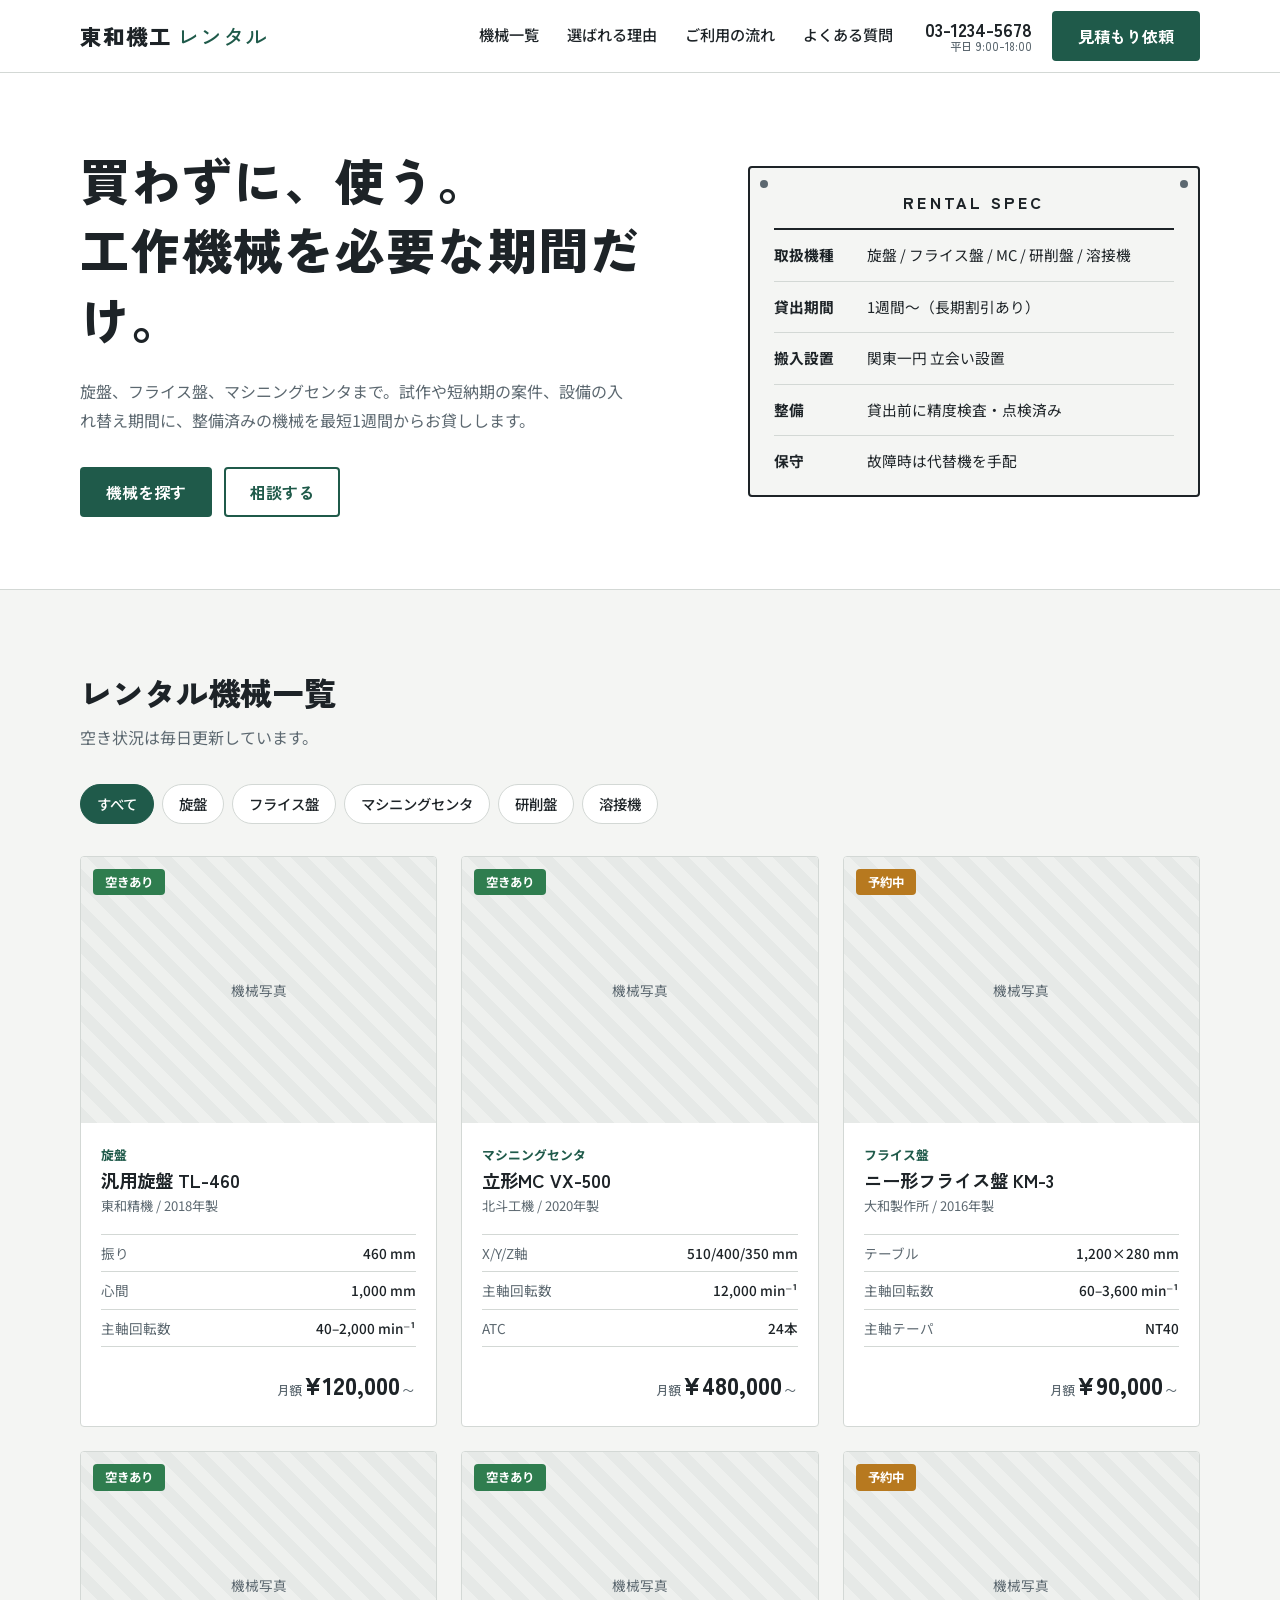
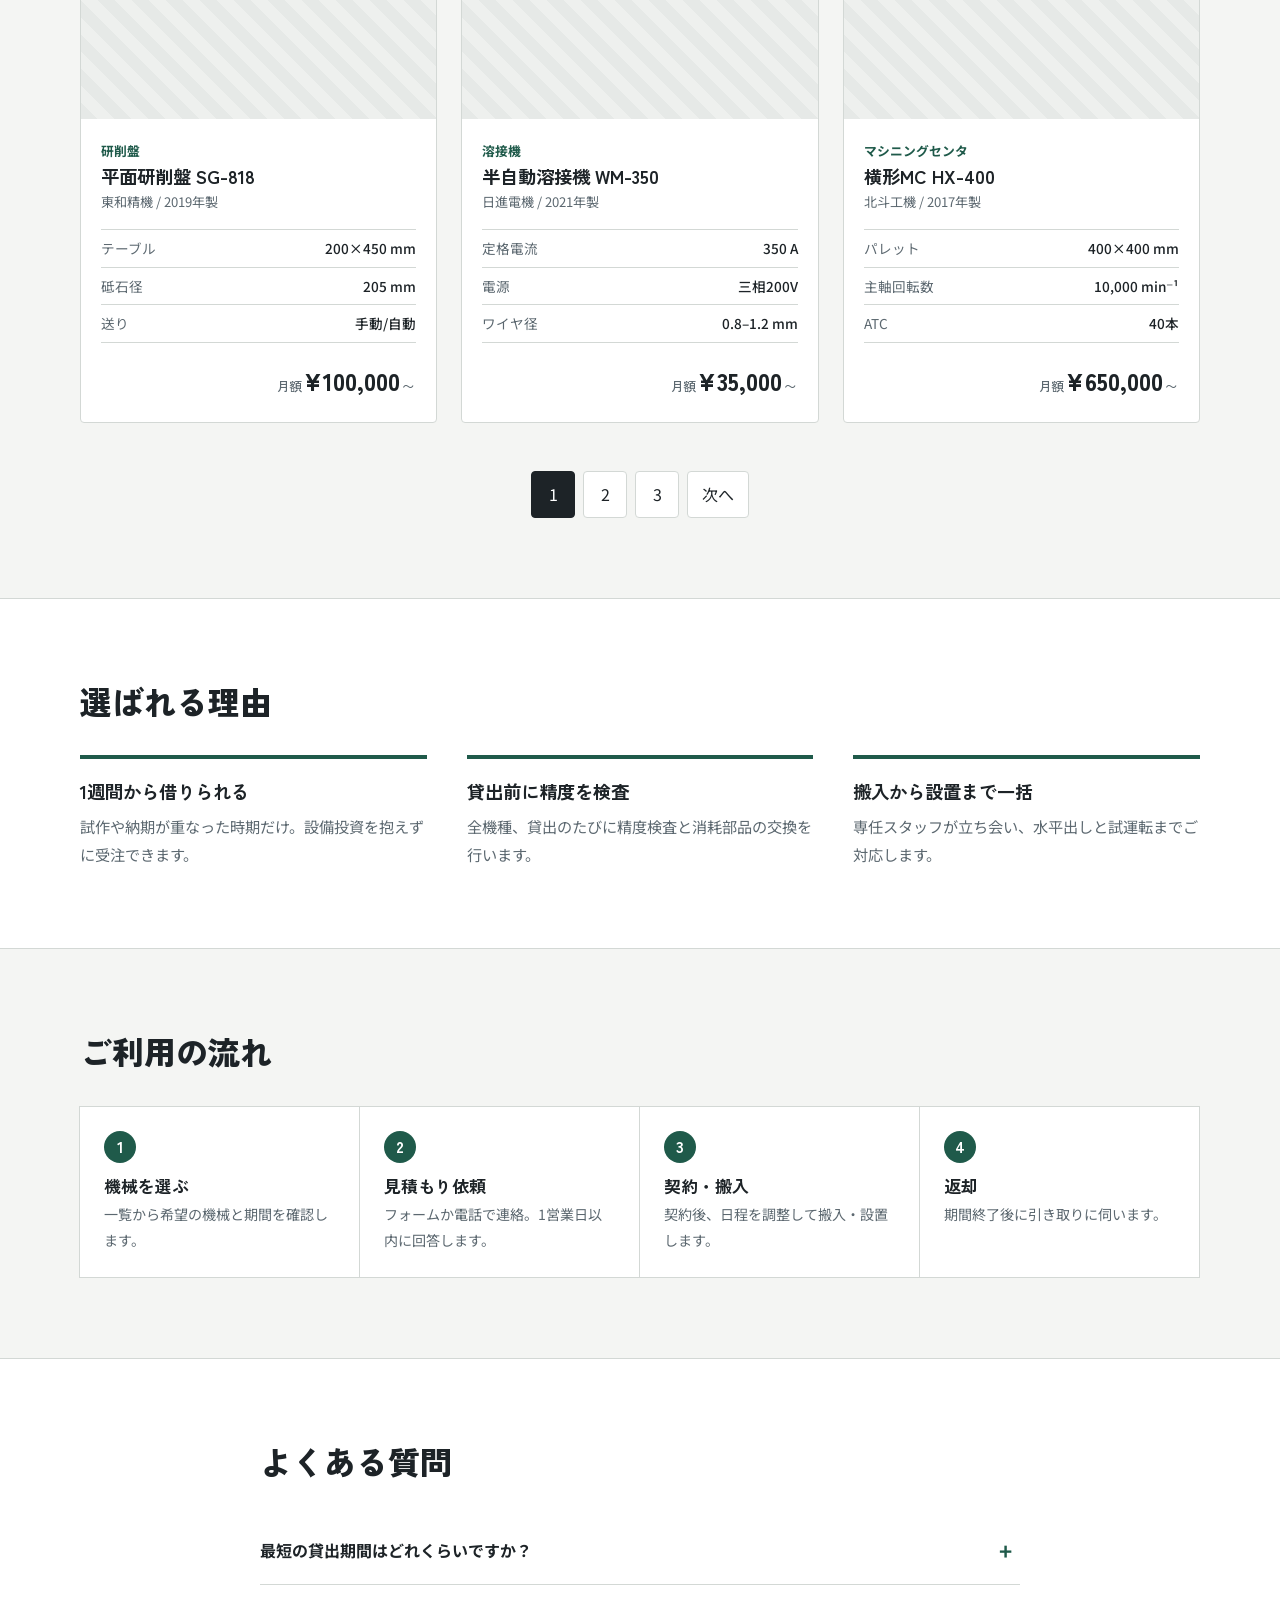
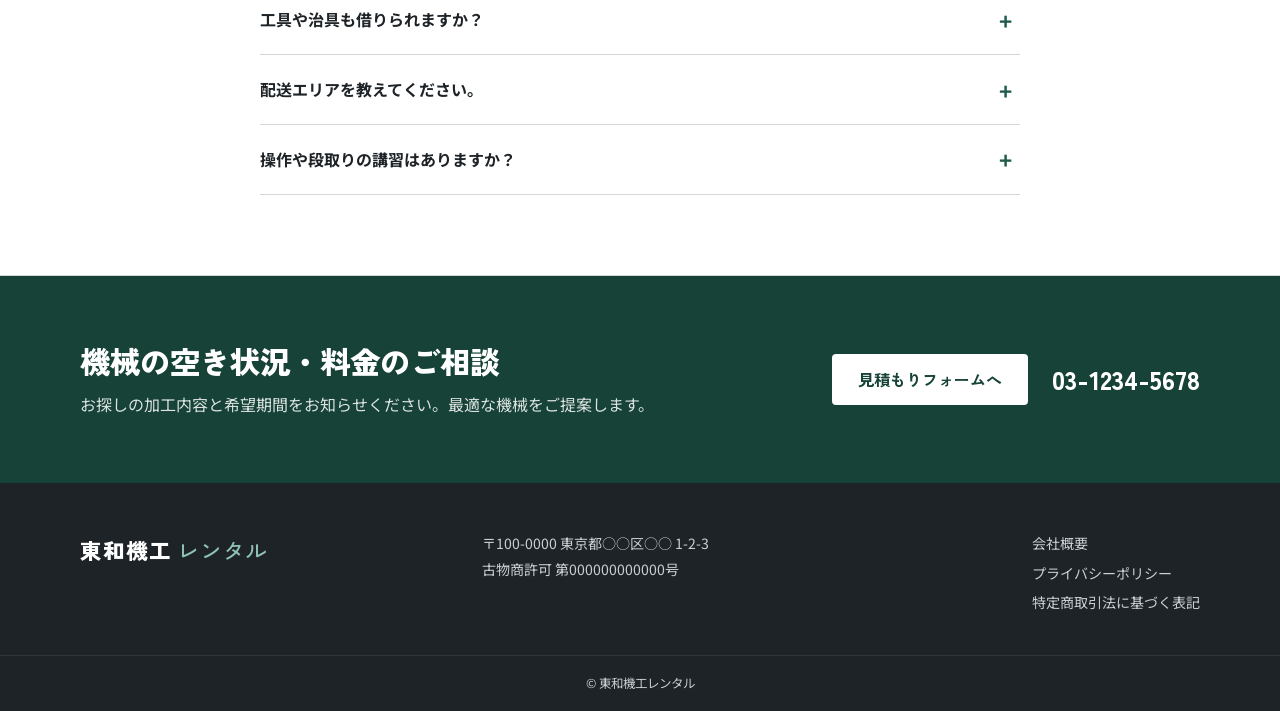
<file: mock/index.html>
<!DOCTYPE html>
<html lang="ja">
<head>
<meta charset="UTF-8">
<meta name="viewport" content="width=device-width, initial-scale=1">
<title>東和機工レンタル | 工作機械を必要な期間だけ</title>
<link rel="preconnect" href="https://fonts.googleapis.com">
<link rel="preconnect" href="https://fonts.gstatic.com" crossorigin>
<link href="https://fonts.googleapis.com/css2?family=Zen+Kaku+Gothic+New:wght@500;700;900&family=Noto+Sans+JP:wght@400;500&display=swap" rel="stylesheet">
<link rel="stylesheet" href="style.css">
</head>
<body>

<header class="site-header">
  <div class="wrap header-inner">
    <a class="logo" href="#">東和機工<span>レンタル</span></a>
    <nav class="gnav" aria-label="メインメニュー">
      <a href="#machines">機械一覧</a>
      <a href="#strengths">選ばれる理由</a>
      <a href="#flow">ご利用の流れ</a>
      <a href="#faq">よくある質問</a>
    </nav>
    <div class="header-cta">
      <a class="tel" href="tel:0312345678">03-1234-5678<small>平日 9:00–18:00</small></a>
      <a class="btn btn-primary" href="#contact">見積もり依頼</a>
    </div>
  </div>
</header>

<main>

<!-- ヒーロー -->
<section class="hero">
  <div class="wrap hero-inner">
    <div class="hero-copy">
      <h1>買わずに、使う。<br>工作機械を必要な期間だけ。</h1>
      <p>旋盤、フライス盤、マシニングセンタまで。試作や短納期の案件、設備の入れ替え期間に、整備済みの機械を最短1週間からお貸しします。</p>
      <div class="hero-actions">
        <a class="btn btn-primary" href="#machines">機械を探す</a>
        <a class="btn btn-ghost" href="#contact">相談する</a>
      </div>
    </div>

    <aside class="plate" aria-label="サービス概要">
      <p class="plate-title">RENTAL SPEC</p>
      <dl>
        <div><dt>取扱機種</dt><dd>旋盤 / フライス盤 / MC / 研削盤 / 溶接機</dd></div>
        <div><dt>貸出期間</dt><dd>1週間〜（長期割引あり）</dd></div>
        <div><dt>搬入設置</dt><dd>関東一円 立会い設置</dd></div>
        <div><dt>整備</dt><dd>貸出前に精度検査・点検済み</dd></div>
        <div><dt>保守</dt><dd>故障時は代替機を手配</dd></div>
      </dl>
    </aside>
  </div>
</section>

<!-- 機械一覧（WordPress: カスタム投稿タイプ machine のアーカイブ想定） -->
<section class="section" id="machines">
  <div class="wrap">
    <div class="section-head">
      <h2>レンタル機械一覧</h2>
      <p>空き状況は毎日更新しています。</p>
    </div>

    <ul class="filter" aria-label="カテゴリで絞り込み">
      <li><a class="is-current" href="#">すべて</a></li>
      <li><a href="#">旋盤</a></li>
      <li><a href="#">フライス盤</a></li>
      <li><a href="#">マシニングセンタ</a></li>
      <li><a href="#">研削盤</a></li>
      <li><a href="#">溶接機</a></li>
    </ul>

    <div class="machine-grid">

      <article class="machine">
        <a class="machine-link" href="machine-detail.html">
          <div class="machine-photo"><span class="status status-ok">空きあり</span><span class="ph">機械写真</span></div>
          <div class="machine-body">
            <p class="machine-cat">旋盤</p>
            <h3>汎用旋盤 TL-460</h3>
            <p class="machine-maker">東和精機 / 2018年製</p>
            <dl class="spec">
              <div><dt>振り</dt><dd>460 mm</dd></div>
              <div><dt>心間</dt><dd>1,000 mm</dd></div>
              <div><dt>主軸回転数</dt><dd>40–2,000 min⁻¹</dd></div>
            </dl>
            <p class="price"><small>月額</small>¥120,000<small>〜</small></p>
          </div>
        </a>
      </article>

      <article class="machine">
        <a class="machine-link" href="machine-detail.html">
          <div class="machine-photo"><span class="status status-ok">空きあり</span><span class="ph">機械写真</span></div>
          <div class="machine-body">
            <p class="machine-cat">マシニングセンタ</p>
            <h3>立形MC VX-500</h3>
            <p class="machine-maker">北斗工機 / 2020年製</p>
            <dl class="spec">
              <div><dt>X/Y/Z軸</dt><dd>510/400/350 mm</dd></div>
              <div><dt>主軸回転数</dt><dd>12,000 min⁻¹</dd></div>
              <div><dt>ATC</dt><dd>24本</dd></div>
            </dl>
            <p class="price"><small>月額</small>¥480,000<small>〜</small></p>
          </div>
        </a>
      </article>

      <article class="machine">
        <a class="machine-link" href="machine-detail.html">
          <div class="machine-photo"><span class="status status-wait">予約中</span><span class="ph">機械写真</span></div>
          <div class="machine-body">
            <p class="machine-cat">フライス盤</p>
            <h3>ニー形フライス盤 KM-3</h3>
            <p class="machine-maker">大和製作所 / 2016年製</p>
            <dl class="spec">
              <div><dt>テーブル</dt><dd>1,200×280 mm</dd></div>
              <div><dt>主軸回転数</dt><dd>60–3,600 min⁻¹</dd></div>
              <div><dt>主軸テーパ</dt><dd>NT40</dd></div>
            </dl>
            <p class="price"><small>月額</small>¥90,000<small>〜</small></p>
          </div>
        </a>
      </article>

      <article class="machine">
        <a class="machine-link" href="machine-detail.html">
          <div class="machine-photo"><span class="status status-ok">空きあり</span><span class="ph">機械写真</span></div>
          <div class="machine-body">
            <p class="machine-cat">研削盤</p>
            <h3>平面研削盤 SG-818</h3>
            <p class="machine-maker">東和精機 / 2019年製</p>
            <dl class="spec">
              <div><dt>テーブル</dt><dd>200×450 mm</dd></div>
              <div><dt>砥石径</dt><dd>205 mm</dd></div>
              <div><dt>送り</dt><dd>手動/自動</dd></div>
            </dl>
            <p class="price"><small>月額</small>¥100,000<small>〜</small></p>
          </div>
        </a>
      </article>

      <article class="machine">
        <a class="machine-link" href="machine-detail.html">
          <div class="machine-photo"><span class="status status-ok">空きあり</span><span class="ph">機械写真</span></div>
          <div class="machine-body">
            <p class="machine-cat">溶接機</p>
            <h3>半自動溶接機 WM-350</h3>
            <p class="machine-maker">日進電機 / 2021年製</p>
            <dl class="spec">
              <div><dt>定格電流</dt><dd>350 A</dd></div>
              <div><dt>電源</dt><dd>三相200V</dd></div>
              <div><dt>ワイヤ径</dt><dd>0.8–1.2 mm</dd></div>
            </dl>
            <p class="price"><small>月額</small>¥35,000<small>〜</small></p>
          </div>
        </a>
      </article>

      <article class="machine">
        <a class="machine-link" href="machine-detail.html">
          <div class="machine-photo"><span class="status status-wait">予約中</span><span class="ph">機械写真</span></div>
          <div class="machine-body">
            <p class="machine-cat">マシニングセンタ</p>
            <h3>横形MC HX-400</h3>
            <p class="machine-maker">北斗工機 / 2017年製</p>
            <dl class="spec">
              <div><dt>パレット</dt><dd>400×400 mm</dd></div>
              <div><dt>主軸回転数</dt><dd>10,000 min⁻¹</dd></div>
              <div><dt>ATC</dt><dd>40本</dd></div>
            </dl>
            <p class="price"><small>月額</small>¥650,000<small>〜</small></p>
          </div>
        </a>
      </article>

    </div>

    <nav class="pager" aria-label="ページ送り">
      <a class="is-current" href="#">1</a><a href="#">2</a><a href="#">3</a><a href="#">次へ</a>
    </nav>
  </div>
</section>

<!-- 選ばれる理由 -->
<section class="section section-tint" id="strengths">
  <div class="wrap">
    <div class="section-head"><h2>選ばれる理由</h2></div>
    <div class="strengths">
      <div>
        <h3>1週間から借りられる</h3>
        <p>試作や納期が重なった時期だけ。設備投資を抱えずに受注できます。</p>
      </div>
      <div>
        <h3>貸出前に精度を検査</h3>
        <p>全機種、貸出のたびに精度検査と消耗部品の交換を行います。</p>
      </div>
      <div>
        <h3>搬入から設置まで一括</h3>
        <p>専任スタッフが立ち会い、水平出しと試運転までご対応します。</p>
      </div>
    </div>
  </div>
</section>

<!-- 流れ（順序のある内容） -->
<section class="section" id="flow">
  <div class="wrap">
    <div class="section-head"><h2>ご利用の流れ</h2></div>
    <ol class="flow">
      <li><h3>機械を選ぶ</h3><p>一覧から希望の機械と期間を確認します。</p></li>
      <li><h3>見積もり依頼</h3><p>フォームか電話で連絡。1営業日以内に回答します。</p></li>
      <li><h3>契約・搬入</h3><p>契約後、日程を調整して搬入・設置します。</p></li>
      <li><h3>返却</h3><p>期間終了後に引き取りに伺います。</p></li>
    </ol>
  </div>
</section>

<!-- FAQ -->
<section class="section section-tint" id="faq">
  <div class="wrap narrow">
    <div class="section-head"><h2>よくある質問</h2></div>
    <details>
      <summary>最短の貸出期間はどれくらいですか？</summary>
      <p>1週間からご利用いただけます。機種により最短期間が異なる場合があります。</p>
    </details>
    <details>
      <summary>工具や治具も借りられますか？</summary>
      <p>バイトやエンドミルなど基本工具のセット貸しが可能です。見積もり時にご相談ください。</p>
    </details>
    <details>
      <summary>配送エリアを教えてください。</summary>
      <p>関東一円に対応しています。それ以外の地域もお問い合わせください。</p>
    </details>
    <details>
      <summary>操作や段取りの講習はありますか？</summary>
      <p>初回設置時に操作説明を行います。有償で技術者の派遣も承ります。</p>
    </details>
  </div>
</section>

<!-- お問い合わせ -->
<section class="contact" id="contact">
  <div class="wrap contact-inner">
    <div>
      <h2>機械の空き状況・料金のご相談</h2>
      <p>お探しの加工内容と希望期間をお知らせください。最適な機械をご提案します。</p>
    </div>
    <div class="contact-actions">
      <a class="btn btn-light" href="#">見積もりフォームへ</a>
      <a class="contact-tel" href="tel:0312345678">03-1234-5678</a>
    </div>
  </div>
</section>

</main>

<footer class="site-footer">
  <div class="wrap footer-inner">
    <p class="logo logo-foot">東和機工<span>レンタル</span></p>
    <p>〒100-0000 東京都○○区○○ 1-2-3<br>古物商許可 第000000000000号</p>
    <ul>
      <li><a href="#">会社概要</a></li>
      <li><a href="#">プライバシーポリシー</a></li>
      <li><a href="#">特定商取引法に基づく表記</a></li>
    </ul>
  </div>
  <p class="copy">© 東和機工レンタル</p>
</footer>

</body>
</html>
</file>
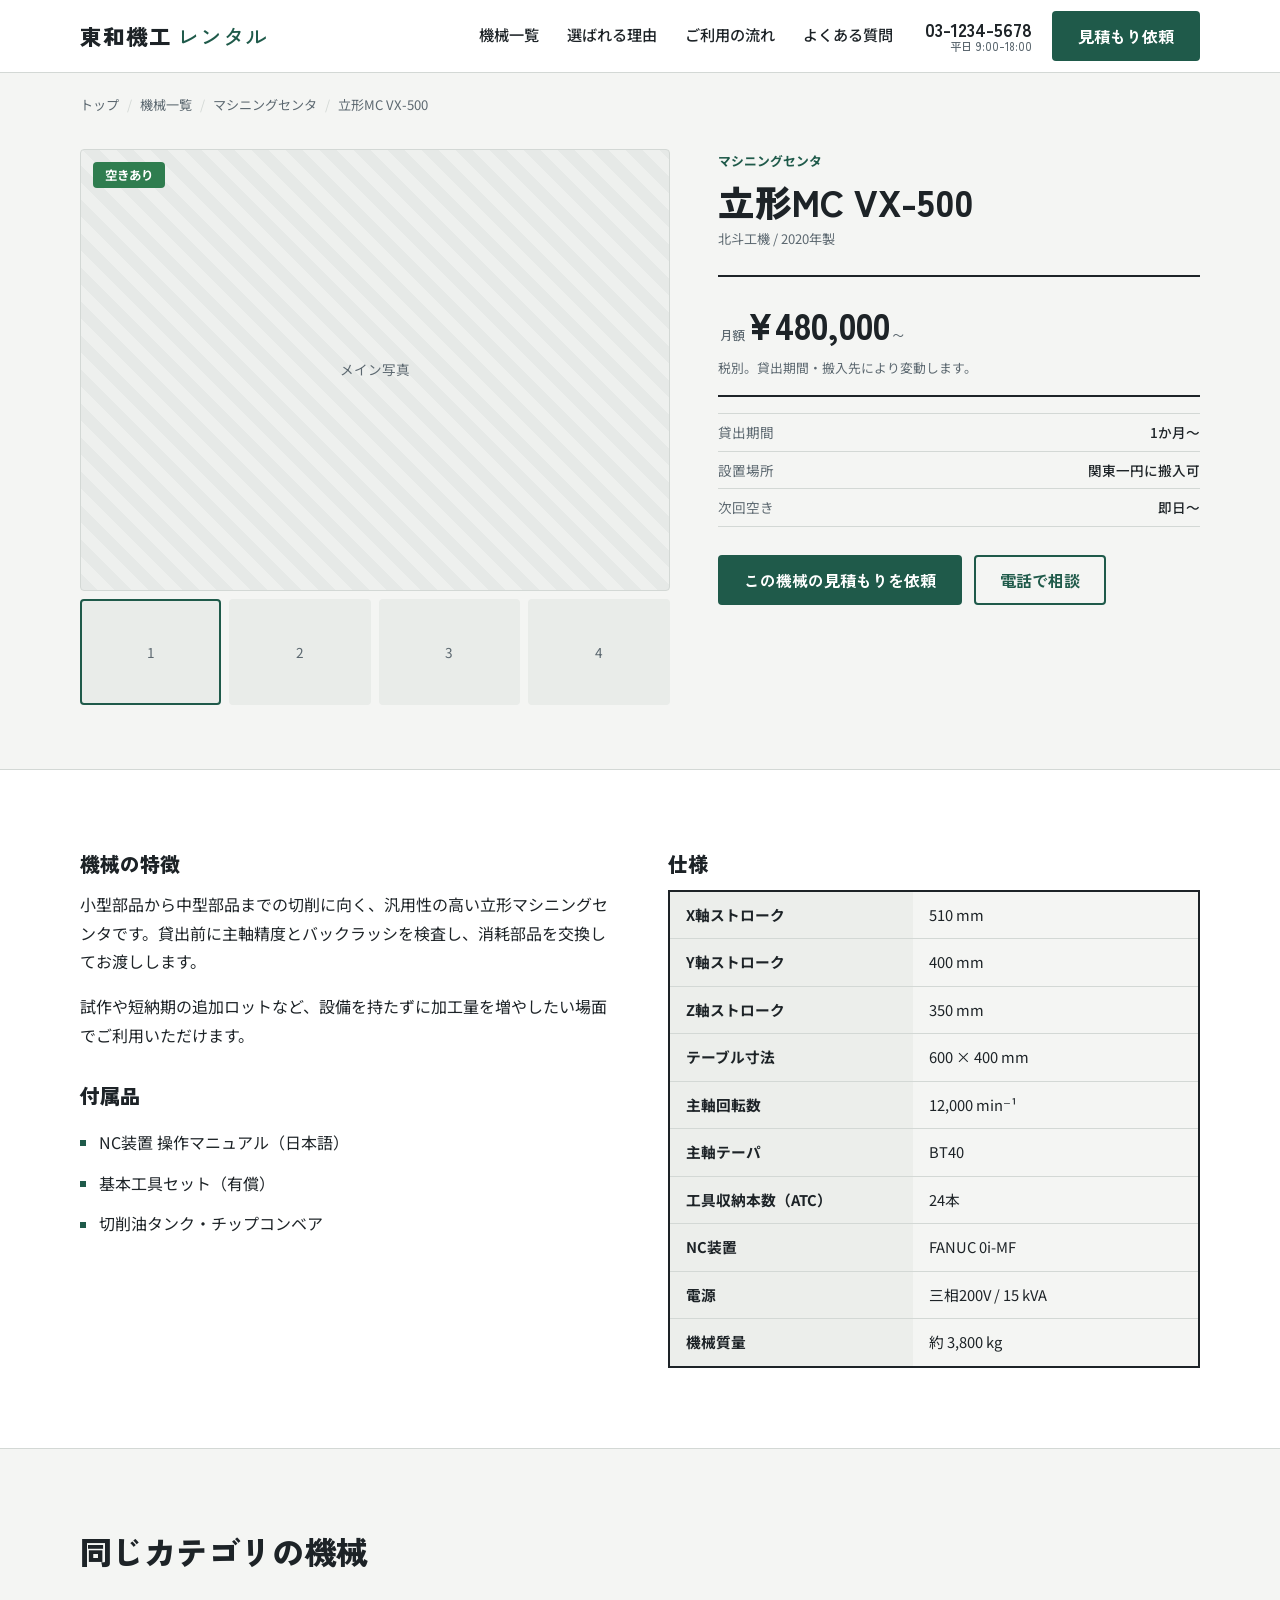
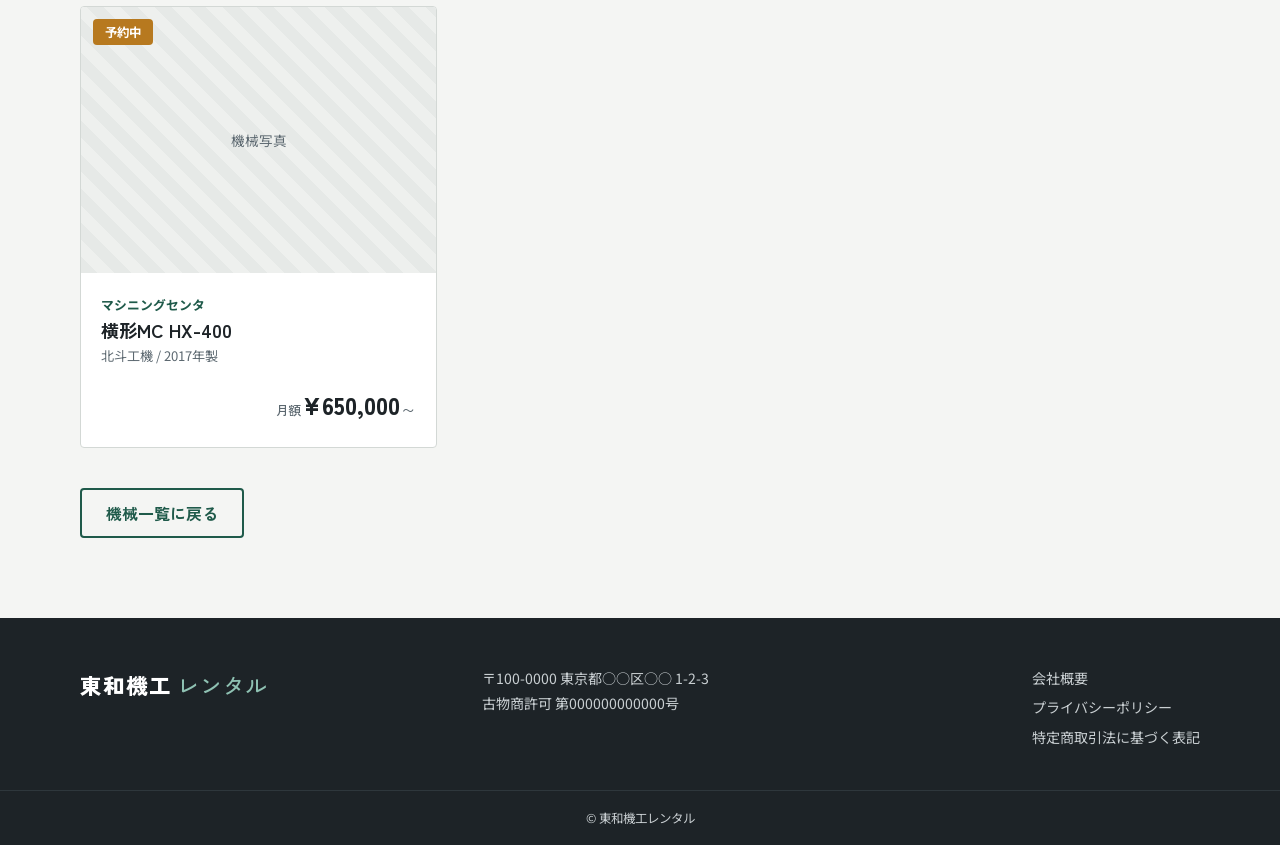
<file: mock/machine-detail.html>
<!DOCTYPE html>
<html lang="ja">
<head>
<meta charset="UTF-8">
<meta name="viewport" content="width=device-width, initial-scale=1">
<title>マシニングセンタ 立形MC VX-500 | 東和機工レンタル</title>
<link rel="preconnect" href="https://fonts.googleapis.com">
<link rel="preconnect" href="https://fonts.gstatic.com" crossorigin>
<link href="https://fonts.googleapis.com/css2?family=Zen+Kaku+Gothic+New:wght@500;700;900&family=Noto+Sans+JP:wght@400;500&display=swap" rel="stylesheet">
<link rel="stylesheet" href="style.css">
</head>
<body>

<header class="site-header">
  <div class="wrap header-inner">
    <a class="logo" href="index.html">東和機工<span>レンタル</span></a>
    <nav class="gnav" aria-label="メインメニュー">
      <a href="index.html#machines">機械一覧</a>
      <a href="index.html#strengths">選ばれる理由</a>
      <a href="index.html#flow">ご利用の流れ</a>
      <a href="index.html#faq">よくある質問</a>
    </nav>
    <div class="header-cta">
      <a class="tel" href="tel:0312345678">03-1234-5678<small>平日 9:00–18:00</small></a>
      <a class="btn btn-primary" href="index.html#contact">見積もり依頼</a>
    </div>
  </div>
</header>

<main>

<div class="wrap">
  <nav class="breadcrumb" aria-label="パンくず">
    <a href="index.html">トップ</a><span>機械一覧</span><span>マシニングセンタ</span><span aria-current="page">立形MC VX-500</span>
  </nav>
</div>

<!-- 詳細（WordPress: single-machine.php 想定） -->
<section class="detail">
  <div class="wrap detail-inner">

    <div class="detail-gallery">
      <div class="detail-photo"><span class="status status-ok">空きあり</span><span class="ph">メイン写真</span></div>
      <ul class="thumbs" aria-label="写真一覧">
        <li class="is-current"><span class="ph">1</span></li>
        <li><span class="ph">2</span></li>
        <li><span class="ph">3</span></li>
        <li><span class="ph">4</span></li>
      </ul>
    </div>

    <div class="detail-summary">
      <p class="machine-cat">マシニングセンタ</p>
      <h1>立形MC VX-500</h1>
      <p class="machine-maker">北斗工機 / 2020年製</p>

      <div class="detail-price">
        <p class="price price-lg"><small>月額</small>¥480,000<small>〜</small></p>
        <p class="note">税別。貸出期間・搬入先により変動します。</p>
      </div>

      <dl class="spec spec-sm">
        <div><dt>貸出期間</dt><dd>1か月〜</dd></div>
        <div><dt>設置場所</dt><dd>関東一円に搬入可</dd></div>
        <div><dt>次回空き</dt><dd>即日〜</dd></div>
      </dl>

      <div class="detail-actions">
        <a class="btn btn-primary" href="index.html#contact">この機械の見積もりを依頼</a>
        <a class="btn btn-ghost" href="tel:0312345678">電話で相談</a>
      </div>
    </div>
  </div>
</section>

<section class="section section-tint">
  <div class="wrap detail-body">

    <div>
      <h2 class="h-sub">機械の特徴</h2>
      <p>小型部品から中型部品までの切削に向く、汎用性の高い立形マシニングセンタです。貸出前に主軸精度とバックラッシを検査し、消耗部品を交換してお渡しします。</p>
      <p>試作や短納期の追加ロットなど、設備を持たずに加工量を増やしたい場面でご利用いただけます。</p>

      <h2 class="h-sub">付属品</h2>
      <ul class="plain-list">
        <li>NC装置 操作マニュアル（日本語）</li>
        <li>基本工具セット（有償）</li>
        <li>切削油タンク・チップコンベア</li>
      </ul>
    </div>

    <div>
      <h2 class="h-sub">仕様</h2>
      <table class="spec-table">
        <tbody>
          <tr><th>X軸ストローク</th><td>510 mm</td></tr>
          <tr><th>Y軸ストローク</th><td>400 mm</td></tr>
          <tr><th>Z軸ストローク</th><td>350 mm</td></tr>
          <tr><th>テーブル寸法</th><td>600 × 400 mm</td></tr>
          <tr><th>主軸回転数</th><td>12,000 min⁻¹</td></tr>
          <tr><th>主軸テーパ</th><td>BT40</td></tr>
          <tr><th>工具収納本数（ATC）</th><td>24本</td></tr>
          <tr><th>NC装置</th><td>FANUC 0i-MF</td></tr>
          <tr><th>電源</th><td>三相200V / 15 kVA</td></tr>
          <tr><th>機械質量</th><td>約 3,800 kg</td></tr>
        </tbody>
      </table>
    </div>

  </div>
</section>

<!-- 関連機械 -->
<section class="section">
  <div class="wrap">
    <div class="section-head"><h2>同じカテゴリの機械</h2></div>
    <div class="machine-grid">
      <article class="machine">
        <a class="machine-link" href="machine-detail.html">
          <div class="machine-photo"><span class="status status-wait">予約中</span><span class="ph">機械写真</span></div>
          <div class="machine-body">
            <p class="machine-cat">マシニングセンタ</p>
            <h3>横形MC HX-400</h3>
            <p class="machine-maker">北斗工機 / 2017年製</p>
            <p class="price"><small>月額</small>¥650,000<small>〜</small></p>
          </div>
        </a>
      </article>
    </div>
    <p class="back"><a class="btn btn-ghost" href="index.html#machines">機械一覧に戻る</a></p>
  </div>
</section>

</main>

<footer class="site-footer">
  <div class="wrap footer-inner">
    <p class="logo logo-foot">東和機工<span>レンタル</span></p>
    <p>〒100-0000 東京都○○区○○ 1-2-3<br>古物商許可 第000000000000号</p>
    <ul>
      <li><a href="#">会社概要</a></li>
      <li><a href="#">プライバシーポリシー</a></li>
      <li><a href="#">特定商取引法に基づく表記</a></li>
    </ul>
  </div>
  <p class="copy">© 東和機工レンタル</p>
</footer>

</body>
</html>
</file>
<file: mock/style.css>
/* 東和機工レンタル モック
   配色: 機械の塗装色(エンタメルグリーン)と鋼材グレーを基調。黄色は「空き状況」だけに使う */
:root {
  --ink: #1d2327;
  --steel: #5c6870;
  --line: #d3d8d5;
  --paper: #f4f5f3;
  --white: #fff;
  --enamel: #1f5a4a;
  --enamel-dark: #164237;
  --ok: #2f7d4f;
  --wait: #b7791f;
  --font-head: "Zen Kaku Gothic New", "Noto Sans JP", sans-serif;
  --font-body: "Noto Sans JP", "Hiragino Kaku Gothic ProN", Meiryo, sans-serif;
  --radius: 4px;
}

*, *::before, *::after { box-sizing: border-box; }
html { scroll-behavior: smooth; scroll-padding-top: 80px; }
body {
  margin: 0;
  font-family: var(--font-body);
  color: var(--ink);
  background: var(--paper);
  line-height: 1.8;
  -webkit-font-smoothing: antialiased;
}
img { max-width: 100%; display: block; }
a { color: inherit; text-decoration: none; }
ul, ol { margin: 0; padding: 0; list-style: none; }
h1, h2, h3, p, dl, dd { margin: 0; }
h1, h2, h3 { font-family: var(--font-head); line-height: 1.4; }

:focus-visible { outline: 3px solid var(--enamel); outline-offset: 2px; }

.wrap { width: min(1120px, 100% - 40px); margin-inline: auto; }
.narrow { width: min(760px, 100% - 40px); }

/* ボタン */
.btn {
  display: inline-block;
  padding: 12px 24px;
  border-radius: var(--radius);
  font-family: var(--font-head);
  font-weight: 700;
  line-height: 1.4;
  border: 2px solid transparent;
  transition: background-color .15s, color .15s;
}
.btn-primary { background: var(--enamel); color: var(--white); }
.btn-primary:hover { background: var(--enamel-dark); }
.btn-ghost { border-color: var(--enamel); color: var(--enamel); }
.btn-ghost:hover { background: var(--enamel); color: var(--white); }
.btn-light { background: var(--white); color: var(--enamel-dark); }
.btn-light:hover { background: var(--paper); }

/* ヘッダー */
.site-header {
  position: sticky; top: 0; z-index: 10;
  background: var(--white);
  border-bottom: 1px solid var(--line);
}
.header-inner { display: flex; align-items: center; gap: 32px; min-height: 72px; }
.logo { font-family: var(--font-head); font-weight: 900; font-size: 1.35rem; letter-spacing: .04em; }
.logo span { font-weight: 500; color: var(--enamel); margin-left: .25em; }
.gnav { display: flex; gap: 28px; margin-left: auto; font-weight: 500; font-size: .95rem; }
.gnav a { padding: 4px 0; border-bottom: 2px solid transparent; }
.gnav a:hover { border-bottom-color: var(--enamel); }
.header-cta { display: flex; align-items: center; gap: 20px; }
.tel { font-family: var(--font-head); font-weight: 700; font-size: 1.15rem; line-height: 1.2; text-align: right; }
.tel small { display: block; font-size: .7rem; font-weight: 500; color: var(--steel); }

/* ヒーロー */
.hero { background: var(--white); border-bottom: 1px solid var(--line); }
.hero-inner {
  display: grid; grid-template-columns: 1.15fr .85fr; gap: 56px;
  align-items: center; padding-block: 72px;
}
.hero h1 { font-size: clamp(2rem, 4.2vw, 3.1rem); font-weight: 900; letter-spacing: .02em; }
.hero-copy p { margin-top: 24px; max-width: 34em; color: var(--steel); }
.hero-actions { display: flex; gap: 12px; margin-top: 32px; flex-wrap: wrap; }

/* 銘板風パネル（この画面の記憶に残す要素） */
.plate {
  background: var(--paper);
  border: 2px solid var(--ink);
  border-radius: var(--radius);
  padding: 20px 24px 8px;
  position: relative;
}
.plate::before, .plate::after {
  content: ""; position: absolute; top: 12px;
  width: 8px; height: 8px; border-radius: 50%;
  background: var(--steel);
}
.plate::before { left: 10px; }
.plate::after { right: 10px; }
.plate-title {
  text-align: center; font-family: var(--font-head); font-weight: 900;
  letter-spacing: .2em; padding-bottom: 12px; border-bottom: 2px solid var(--ink);
}
.plate dl > div {
  display: grid; grid-template-columns: 5.5em 1fr; gap: 12px;
  padding: 12px 0; border-bottom: 1px solid var(--line); font-size: .92rem;
}
.plate dl > div:last-child { border-bottom: 0; }
.plate dt { font-weight: 700; }

/* セクション共通 */
.section { padding-block: 80px; }
.section-tint { background: var(--white); border-block: 1px solid var(--line); }
.section-head { margin-bottom: 32px; }
.section-head h2 { font-size: clamp(1.5rem, 2.6vw, 2rem); font-weight: 900; }
.section-head p { margin-top: 8px; color: var(--steel); }

/* カテゴリ絞り込み */
.filter { display: flex; flex-wrap: wrap; gap: 8px; margin-bottom: 32px; }
.filter a {
  display: block; padding: 6px 16px; font-size: .9rem; font-weight: 500;
  background: var(--white); border: 1px solid var(--line); border-radius: 999px;
}
.filter a:hover { border-color: var(--enamel); }
.filter a.is-current { background: var(--enamel); border-color: var(--enamel); color: var(--white); }

/* 機械カード */
.machine-grid {
  display: grid; grid-template-columns: repeat(3, 1fr); gap: 24px;
}
.machine {
  background: var(--white);
  border: 1px solid var(--line);
  border-radius: var(--radius);
  overflow: hidden;
}
.machine:hover { border-color: var(--enamel); }
.machine-link { display: block; height: 100%; }
.machine-photo {
  position: relative; aspect-ratio: 4 / 3;
  background: repeating-linear-gradient(45deg, #e6e9e7 0 12px, #eef0ee 12px 24px);
  display: grid; place-items: center;
}
.ph { color: var(--steel); font-size: .85rem; }
.status {
  position: absolute; top: 12px; left: 12px;
  padding: 2px 12px; font-size: .78rem; font-weight: 700; color: var(--white);
  border-radius: var(--radius);
}
.status-ok { background: var(--ok); }
.status-wait { background: var(--wait); }
.machine-body { padding: 20px; }
.machine-cat { font-size: .8rem; font-weight: 700; color: var(--enamel); }
.machine h3 { font-size: 1.15rem; font-weight: 700; margin-top: 2px; }
.machine-maker { font-size: .82rem; color: var(--steel); }
.spec { margin-top: 16px; border-top: 1px solid var(--line); }
.spec > div {
  display: flex; justify-content: space-between; gap: 12px;
  padding: 6px 0; border-bottom: 1px solid var(--line); font-size: .85rem;
}
.spec dt { color: var(--steel); }
.spec dd { font-weight: 500; text-align: right; }
.price {
  margin-top: 16px; text-align: right;
  font-family: var(--font-head); font-weight: 900; font-size: 1.5rem;
}
.price small { font-size: .78rem; font-weight: 500; color: var(--steel); margin-inline: 2px; }

/* ページャー */
.pager { display: flex; justify-content: center; gap: 8px; margin-top: 48px; }
.pager a {
  min-width: 44px; padding: 8px 14px; text-align: center;
  background: var(--white); border: 1px solid var(--line); border-radius: var(--radius);
}
.pager a:hover { border-color: var(--enamel); }
.pager a.is-current { background: var(--ink); border-color: var(--ink); color: var(--white); }

/* 選ばれる理由 */
.strengths { display: grid; grid-template-columns: repeat(3, 1fr); gap: 40px; }
.strengths > div { border-top: 4px solid var(--enamel); padding-top: 20px; }
.strengths h3 { font-size: 1.15rem; margin-bottom: 8px; }
.strengths p { color: var(--steel); font-size: .95rem; }

/* 流れ */
.flow { display: grid; grid-template-columns: repeat(4, 1fr); gap: 0; counter-reset: step; }
.flow li {
  counter-increment: step; position: relative;
  padding: 24px 24px 24px 24px; background: var(--white);
  border: 1px solid var(--line); margin-left: -1px;
}
.flow li::before {
  content: counter(step); display: grid; place-items: center;
  width: 32px; height: 32px; margin-bottom: 12px;
  background: var(--enamel); color: var(--white);
  font-family: var(--font-head); font-weight: 700; border-radius: 50%;
}
.flow h3 { font-size: 1.05rem; margin-bottom: 4px; }
.flow p { font-size: .88rem; color: var(--steel); }

/* FAQ */
details { border-bottom: 1px solid var(--line); }
summary {
  cursor: pointer; list-style: none; position: relative;
  padding: 20px 40px 20px 0; font-weight: 700;
}
summary::-webkit-details-marker { display: none; }
summary::after {
  content: "+"; position: absolute; right: 8px; top: 50%; transform: translateY(-50%);
  font-size: 1.4rem; color: var(--enamel);
}
details[open] summary::after { content: "−"; }
details p { padding: 0 0 20px; color: var(--steel); }

/* お問い合わせ */
.contact { background: var(--enamel-dark); color: var(--white); padding-block: 64px; }
.contact-inner { display: flex; justify-content: space-between; align-items: center; gap: 32px; flex-wrap: wrap; }
.contact h2 { font-size: clamp(1.4rem, 2.6vw, 1.9rem); font-weight: 900; }
.contact p { margin-top: 8px; opacity: .85; }
.contact-actions { display: flex; align-items: center; gap: 24px; flex-wrap: wrap; }
.contact-tel { font-family: var(--font-head); font-weight: 900; font-size: 1.6rem; }

/* フッター */
.site-footer { background: var(--ink); color: #c9cfd2; padding-top: 48px; font-size: .88rem; }
.footer-inner { display: grid; grid-template-columns: 1fr 1.4fr auto; gap: 32px; align-items: start; }
.logo-foot { color: var(--white); }
.logo-foot span { color: #8fc2b3; }
.site-footer ul { display: grid; gap: 4px; }
.site-footer a:hover { color: var(--white); text-decoration: underline; }
.copy { text-align: center; margin-top: 40px; padding: 16px; border-top: 1px solid #2e373c; font-size: .78rem; }

/* レスポンシブ */
@media (max-width: 960px) {
  .gnav { display: none; }
  .header-cta { margin-left: auto; }
  .hero-inner { grid-template-columns: 1fr; padding-block: 48px; }
  .machine-grid { grid-template-columns: repeat(2, 1fr); }
  .strengths { grid-template-columns: 1fr; gap: 28px; }
  .flow { grid-template-columns: repeat(2, 1fr); }
  .footer-inner { grid-template-columns: 1fr; }
}
@media (max-width: 600px) {
  .section { padding-block: 56px; }
  .tel { display: none; }
  .machine-grid { grid-template-columns: 1fr; }
  .flow { grid-template-columns: 1fr; }
  .flow li { margin-left: 0; margin-top: -1px; }
}
@media (prefers-reduced-motion: reduce) {
  html { scroll-behavior: auto; }
  .btn { transition: none; }
}

/* ===== 詳細ページ ===== */
.breadcrumb { display: flex; flex-wrap: wrap; gap: 8px; padding: 20px 0 0; font-size: .82rem; color: var(--steel); }
.breadcrumb a:hover { text-decoration: underline; }
.breadcrumb span::before { content: "/"; margin-right: 8px; color: var(--line); }

.detail { padding-block: 32px 64px; }
.detail-inner { display: grid; grid-template-columns: 1.1fr .9fr; gap: 48px; align-items: start; }
.detail-photo {
  position: relative; aspect-ratio: 4 / 3; display: grid; place-items: center;
  background: repeating-linear-gradient(45deg, #e6e9e7 0 12px, #eef0ee 12px 24px);
  border: 1px solid var(--line); border-radius: var(--radius);
}
.thumbs { display: grid; grid-template-columns: repeat(4, 1fr); gap: 8px; margin-top: 8px; }
.thumbs li {
  aspect-ratio: 4 / 3; display: grid; place-items: center; cursor: pointer;
  background: #e9ece9; border: 2px solid transparent; border-radius: var(--radius);
}
.thumbs li.is-current { border-color: var(--enamel); }

.detail-summary h1 { font-size: clamp(1.7rem, 3vw, 2.3rem); font-weight: 900; margin-top: 4px; }
.detail-price { margin-top: 24px; padding: 16px 0; border-block: 2px solid var(--ink); }
.detail-price .price { margin-top: 0; text-align: left; }
.price-lg { font-size: 2.2rem; }
.note { font-size: .8rem; color: var(--steel); }
.spec-sm { margin-top: 16px; }
.detail-actions { display: flex; gap: 12px; flex-wrap: wrap; margin-top: 28px; }

.detail-body { display: grid; grid-template-columns: 1fr 1fr; gap: 56px; }
.detail-body p { margin-bottom: 1em; max-width: 36em; }
.h-sub { font-size: 1.25rem; font-weight: 900; margin: 0 0 12px; }
.detail-body > div > .h-sub:not(:first-child) { margin-top: 32px; }
.plain-list li { padding: 6px 0 6px 1.2em; position: relative; }
.plain-list li::before {
  content: ""; position: absolute; left: 0; top: 1.15em;
  width: 6px; height: 6px; background: var(--enamel);
}
.spec-table { width: 100%; border-collapse: collapse; background: var(--paper); border: 2px solid var(--ink); }
.spec-table th, .spec-table td { padding: 10px 16px; text-align: left; border-bottom: 1px solid var(--line); font-size: .92rem; }
.spec-table tr:last-child th, .spec-table tr:last-child td { border-bottom: 0; }
.spec-table th { width: 46%; font-weight: 700; background: #eceeeb; }
.back { margin-top: 40px; }

@media (max-width: 960px) {
  .detail-inner, .detail-body { grid-template-columns: 1fr; gap: 32px; }
}
</file>
